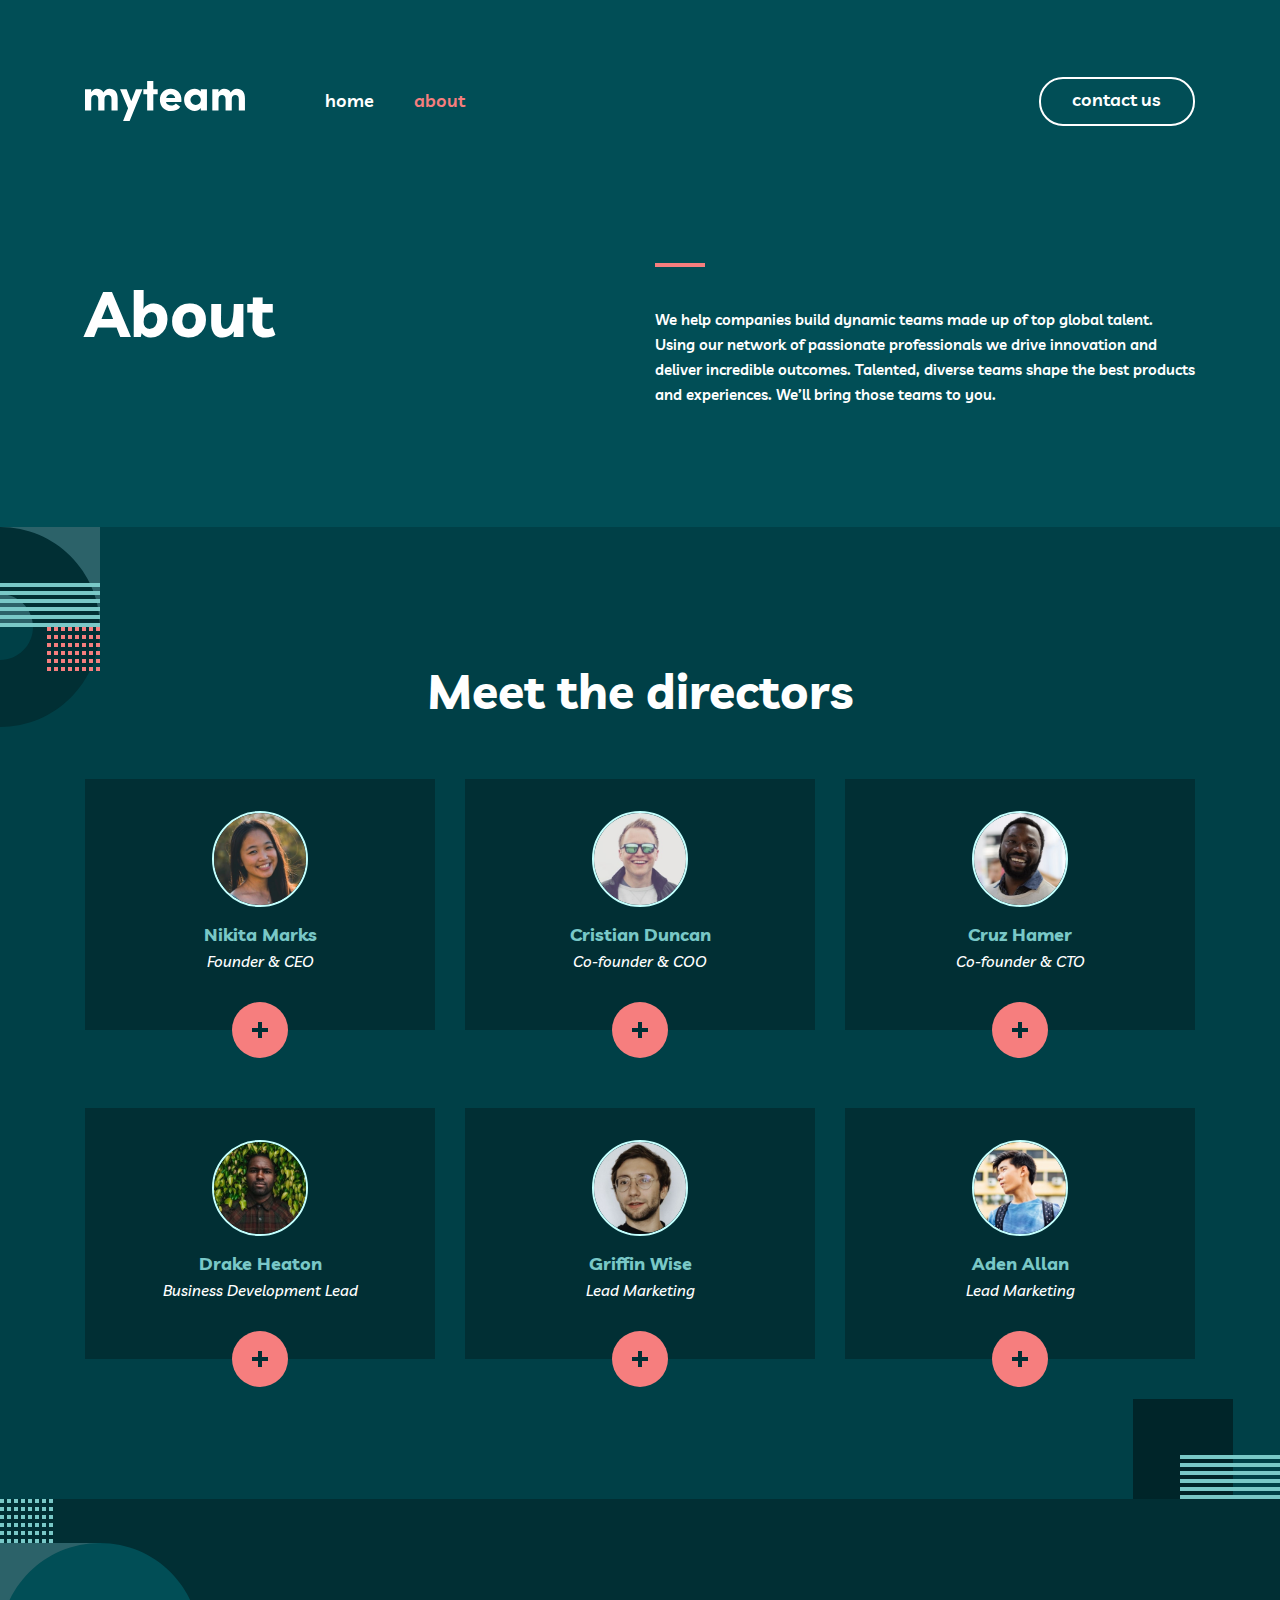
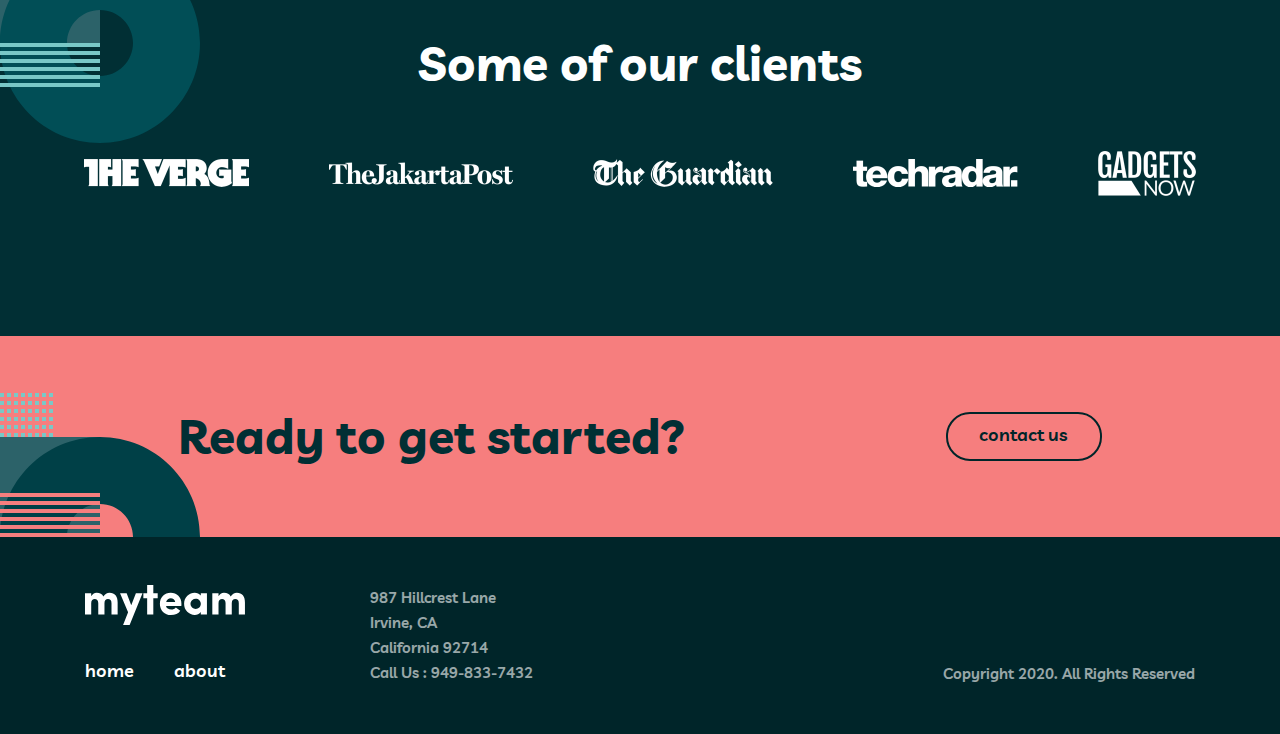
<file: page/about.html>
<!DOCTYPE html>
<html lang="en">
  <head>
    <meta charset="UTF-8" />
    <meta http-equiv="X-UA-Compatible" content="IE=edge" />
    <meta name="viewport" content="width=device-width, initial-scale=1.0" />
    <title>About</title>
    <link rel="stylesheet" href="../css/about.css" />
  </head>
  <body>
    <header class="header">
      <div class="header__container container">
        <a class="site__logo" href="../index.html">
          <img
            class="site__logo-img"
            src="../images/logo.svg"
            alt="site logo img"
            width="160"
            height="40"
          />
        </a>
        <nav class="sitenav">
          <ul class="sitenav__list">
            <li class="sitenav__item">
              <a class="sitenav__link" href="../index.html">home</a>
            </li>
            <li class="sitenav__item">
              <a class="sitenav__link" id="active" href="#">about</a>
            </li>
          </ul>
        </nav>
        <a class="btn primary-light" href="../page/contact.html">contact us</a>
      </div>
    </header>
    <main class="main">
      <section class="about">
        <div class="about__container container">
          <h1 class="about__title">About</h1>
          <div class="about__content">
            <div class="about__divider divider"></div>
            <p class="about__description">
              We help companies build dynamic teams made up of top global
              talent. Using our network of passionate professionals we drive
              innovation and deliver incredible outcomes. Talented, diverse
              teams shape the best products and experiences. We’ll bring those
              teams to you.
            </p>
          </div>
        </div>
      </section>
      <section class="services">
        <div class="services__container container">
          <h2 class="services__title section-title">Meet the directors</h2>
          <ul class="services__list">
            <li class="services__item mb-48">
              <img
                src="../images/avatar-nikita.jpg"
                alt="services img"
                class="services__img"
                width="96"
                height="96"
              />
              <h3 class="services__subtitle">Nikita Marks</h3>
              <em class="services__name">Founder & CEO</em>
              <button class="services__button">
                <img src="../images/icon-cross.svg" alt="this add img" />
              </button>
            </li>
            <li class="services__item mb-48">
              <img
                src="../images/avatar-christian.jpg"
                alt="services img"
                class="services__img"
                width="96"
                height="96"
              />
              <h3 class="services__subtitle">Cristian Duncan</h3>
              <em class="services__name">Co-founder & COO</em>
              <button class="services__button">
                <img src="../images/icon-cross.svg" alt="this add img" />
              </button>
            </li>
            <li class="services__item mb-48">
              <img
                src="../images/avatar-cruz.jpg"
                alt="services img"
                class="services__img"
                width="96"
                height="96"
              />
              <h3 class="services__subtitle">Cruz Hamer</h3>
              <em class="services__name">Co-founder & CTO</em>
              <button class="services__button">
                <img src="../images/icon-cross.svg" alt="this add img" />
              </button>
            </li>
            <li class="services__item">
              <img
                src="../images/avatar-drake.jpg"
                alt="services img"
                class="services__img"
                width="96"
                height="96"
              />
              <h3 class="services__subtitle">Drake Heaton</h3>
              <em class="services__name">Business Development Lead</em>
              <button class="services__button">
                <img src="../images/icon-cross.svg" alt="this add img" />
              </button>
            </li>
            <li class="services__item">
              <img
                src="../images/avatar-griffin.jpg"
                alt="services img"
                class="services__img"
                width="96"
                height="96"
              />
              <h3 class="services__subtitle">Griffin Wise</h3>
              <em class="services__name">Lead Marketing</em>
              <button class="services__button">
                <img src="../images/icon-cross.svg" alt="this add img" />
              </button>
            </li>
            <li class="services__item">
              <img
                src="../images/avatar-aden.jpg"
                alt="services img"
                class="services__img"
                width="96"
                height="96"
              />
              <h3 class="services__subtitle">Aden Allan</h3>
              <em class="services__name">Lead Marketing</em>
              <button class="services__button">
                <img src="../images/icon-cross.svg" alt="this add img" />
              </button>
            </li>
          </ul>
        </div>
      </section>
      <section class="clients">
        <div class="clients__container container">
          <h2 class="clients__title section-title">Some of our clients</h2>
          <div class="clients__images">
            <img
              src="../images/logo-the-verge.png"
              class="clients__img"
              alt="clients img"
              width="165"
              height="28"
            />
            <img
              src="../images/logo-jakarta-post.png"
              class="clients__img"
              alt="clients img"
              width="184"
              height="23"
            />
            <img
              src="../images/logo-the-guardian.png"
              class="clients__img"
              alt="clients img"
              width="180"
              height="28"
            />
            <img
              src="../images/logo-tech-radar.png"
              class="clients__img"
              alt="clients img"
              width="165"
              height="28"
            />
            <img
              src="../images/logo-gadgets-now.png"
              class="clients__img"
              alt="clients img"
              width="98"
              height="45"
            />
          </div>
        </div>
      </section>
    </main>
    <footer class="footer">
      <div class="footer__header">
        <div class="footer__header-container container">
          <h3 class="footer__header-title">Ready to get started?</h3>
          <a class="btn primary-dark" href="./contact.html">contact us</a>
        </div>
      </div>
      <div class="footer__body">
        <div class="header__body-container container">
          <div class="header__body-navbar">
            <a href="../index.html">
              <img
                width="160"
                height="40"
                src="../images/logo.svg"
                alt="this site logo"
              />
            </a>
            <nav class="sitenav">
              <ul class="sitenav__list">
                <li class="sitenav__item">
                  <a class="sitenav__link" href="../index.html">home</a>
                </li>
                <li class="sitenav__item">
                  <a class="sitenav__link" href="#">about</a>
                </li>
              </ul>
            </nav>
          </div>
          <p class="header__body-description">
            987 Hillcrest Lane <br />
            Irvine, CA <br />
            California 92714 <br />
            Call Us : 949-833-7432
          </p>
          <div class="header__body-pages">
            <div class="header__body-icons">
              <a class="header__body-link" href="#"
                ><i class="fa-brands fa-facebook header__body-icon"></i
              ></a>
              <a class="header__body-link" href="#"
                ><i class="fa-brands fa-pinterest header__body-icon"></i
              ></a>
              <a class="header__body-link" href="#">
                <i class="fa-brands fa-twitter header__body-icon"></i>
              </a>
            </div>
            <p class="header__body-date">Copyright 2020. All Rights Reserved</p>
          </div>
        </div>
      </div>
    </footer>
  </body>
</html>
</file>
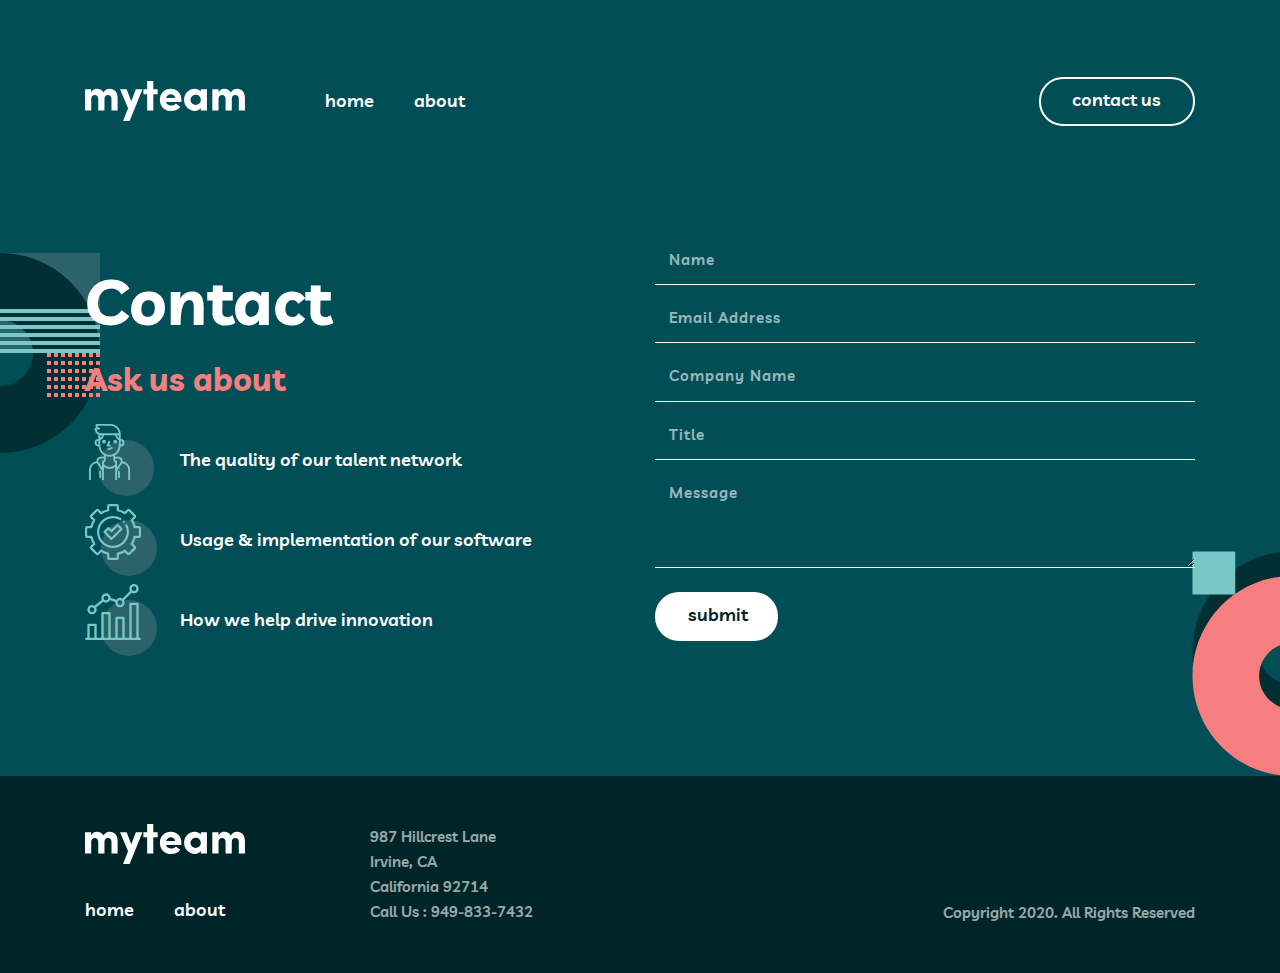
<file: page/contact.html>
<!DOCTYPE html>
<html lang="en">
  <head>
    <meta charset="UTF-8" />
    <meta http-equiv="X-UA-Compatible" content="IE=edge" />
    <meta name="viewport" content="width=device-width, initial-scale=1.0" />
    <title>Contact</title>
    <link rel="stylesheet" href="../css/contact.css" />
  </head>
  <body>
    <header class="header">
      <div class="header__container container">
        <a class="site__logo" href="../index.html">
          <img
            class="site__logo-img"
            src="../images/logo.svg"
            alt="site logo img"
            width="160"
            height="40"
          />
        </a>
        <nav class="sitenav">
          <ul class="sitenav__list">
            <li class="sitenav__item">
              <a class="sitenav__link" href="../index.html">home</a>
            </li>
            <li class="sitenav__item">
              <a class="sitenav__link" href="./about.html">about</a>
            </li>
          </ul>
        </nav>
        <a class="btn primary-light" href="../page/contact.html">contact us</a>
      </div>
    </header>
    <main class="main">
      <div class="form__container container">
        <div class="left__site">
          <h1 class="form__title">Contact</h1>
          <h3 class="form__subtitle color-coral">Ask us about</h3>
          <ul class="form__list">
            <li class="form__item">
              <img
                src="../images/icon-person.svg"
                class="form__item-img"
                alt="logo img"
                width="72"
                height="72"
              />
              <p class="form__item-description">
                The quality of our talent network
              </p>
            </li>
            <li class="form__item">
              <img
                src="../images/icon-cog.svg"
                class="form__item-img"
                alt="logo img"
                width="72"
                height="72"
              />
              <p class="form__item-description">
                Usage & implementation of our software
              </p>
            </li>
            <li class="form__item">
              <img
                src="../images/icon-chart.svg"
                class="form__item-img"
                alt="logo img"
                width="72"
                height="72"
              />
              <p class="form__item-description">How we help drive innovation</p>
            </li>
          </ul>
        </div>
        <div class="right__site">
          <form class="form">
            <input type="text" class="form__input" placeholder="Name" />
            <input
              type="text"
              class="form__input"
              placeholder="Email Address"
            />
            <input type="text" class="form__input" placeholder="Company Name" />
            <input type="text" class="form__input" placeholder="Title" />
            <textarea class="form__textarea" placeholder="Message"></textarea>
            <button class="btn secondary-light form__button">submit</button>
          </form>
        </div>
      </div>
    </main>
    <footer class="footer">
      <div class="footer__body">
        <div class="header__body-container container">
          <div class="header__body-navbar">
            <a href="#">
              <img
                width="160"
                height="40"
                src="../images/logo.svg"
                alt="this site logo"
              />
            </a>
            <nav class="sitenav">
              <ul class="sitenav__list">
                <li class="sitenav__item">
                  <a class="sitenav__link" href="#">home</a>
                </li>
                <li class="sitenav__item">
                  <a class="sitenav__link" href="./page/about.html">about</a>
                </li>
              </ul>
            </nav>
          </div>
          <p class="header__body-description">
            987 Hillcrest Lane <br />
            Irvine, CA <br />
            California 92714 <br />
            Call Us : 949-833-7432
          </p>
          <div class="header__body-pages">
            <div class="header__body-icons">
              <a class="header__body-link" href="#"
                ><i class="fa-brands fa-facebook header__body-icon"></i
              ></a>
              <a class="header__body-link" href="#"
                ><i class="fa-brands fa-pinterest header__body-icon"></i
              ></a>
              <a class="header__body-link" href="#">
                <i class="fa-brands fa-twitter header__body-icon"></i>
              </a>
            </div>
            <p class="header__body-date">Copyright 2020. All Rights Reserved</p>
          </div>
        </div>
      </div>
    </footer>
  </body>
</html>
</file>
<file: css/about.css>
@import "./global.css";
/* About */
.about {
  padding-top: 60px;
  padding-bottom: 120px;
}
.about__container {
  display: flex;
  justify-content: space-between;
}

.about__title {
  font-size: var(--font-size-h1-small);
  line-height: var(--line-height-h1-large);
}
.about__content {
  width: 540px;
}
.about__divider {
  background: var(--color-light-coral);
  margin-bottom: 40px;
  font-size: var(--font-size-body-1);
  line-height: var(--line-height-body-1);
}
/* Services */
.services {
  padding-top: 140px;
  padding-bottom: 140px;
  background-color: var(--color-deep-jungle-green);
  background-image: url("../images/bg-pattern-about-2-contact-1.svg"),
    url("../images/bg-pattern-home-4-about-3.svg");
  background-repeat: no-repeat;
  background-position: left -100px top, right bottom;
}
.services__container {
  display: flex;
  align-items: center;
  flex-direction: column;
}
.services__list {
  display: flex;
  align-items: center;
  flex-wrap: wrap;
  gap: 30px;
}
.services__item {
  width: 350px;
  display: flex;
  align-items: center;
  justify-content: center;
  flex-direction: column;
  background-color: var(--color-sacramento-state-green);
  padding-top: 32px;
}
.services__img {
  border-radius: 50%;
  border: 2px solid #c4fffe;
  margin-bottom: 14px;
}
.services__subtitle {
  color: var(--color-rapture-blue);
  font-size: var(--font-size-body-1);
  line-height: var(--line-height-body-1);
}
.services__name {
  display: inline-block;
  font-weight: 500;
  margin-bottom: 28px;
}
.services__button {
  width: 56px;
  height: 56px;
  border-radius: 50%;
  border: none;
  cursor: pointer;
  display: flex;
  align-items: center;
  justify-content: center;
  background-color: var(--color-light-coral);
  margin-bottom: -28px;
  transition: 0.3s;
}
.services__button:hover {
  background-color: var(--color-rapture-blue);
}

/* Clients */
.clients {
  padding-top: 140px;
  padding-bottom: 140px;
  background-color: var(--color-sacramento-state-green);
  background-image: url("../images/bg-pattern-home-3.svg");
  background-repeat: no-repeat;
}
.clients__container {
  display: flex;
  align-items: center;
  flex-direction: column;
}
.clients__images {
  display: flex;
  align-items: center;
  justify-content: center;
  gap: 80px;
}
.clients__img {
  cursor: pointer;
}
</file>
<file: css/contact.css>
@import "./global.css";
.main {
  padding-top: 48px;
  padding-bottom: 120px;
  background-image: url("../images/bg-pattern-about-2-contact-1.svg"),
    url("../images/bg-pattern-contact-2.svg");
  background-repeat: no-repeat;
  background-position: top 50px left -100px, right -112.5px bottom;
}
.form__container {
  display: flex;
  justify-content: space-between;
}
.form__title {
  font-size: var(--font-size-h1-small);
  line-height: var(--line-height-h1-large);
}
.form__subtitle {
  margin-top: 16px;
  font-size: 32px;
}
.form__list {
  width: 100%;
  max-width: 540px;
  margin-top: 32px;
  display: flex;
  flex-direction: column;
  gap: 8px;
}
.form__item {
  display: flex;
  align-items: center;
  gap: 23px;
}
.form__item-img {
  object-fit: contain;
}
.form__item-description {
  font-size: var(--font-size-body-1);
  line-height: var(--line-height-body-1);
}
.form {
  display: flex;
  flex-direction: column;
  gap: 24px;
  width: 540px;
  color: var(--color-white);
}
.form__input {
  display: block;
  width: 100%;
  background-color: transparent;
  border: none;
  outline: none;
  border-bottom: 1px solid var(--color-white);
  padding-left: 14px;
  padding-bottom: 16px;
  color: white;
}
.form__input::placeholder,
.form__textarea::placeholder {
  color: var(--color-white);
  opacity: 0.6;
  font-weight: 600;
  letter-spacing: 1px;
}
.form__textarea {
  height: 84px;
  background-color: transparent;
  border: none;
  outline: none;
  border-bottom: 1px solid var(--color-white);
  padding-left: 14px;
  padding-bottom: 16px;
  color: white;
}
.form__button {
  width: 123px;
}
</file>
